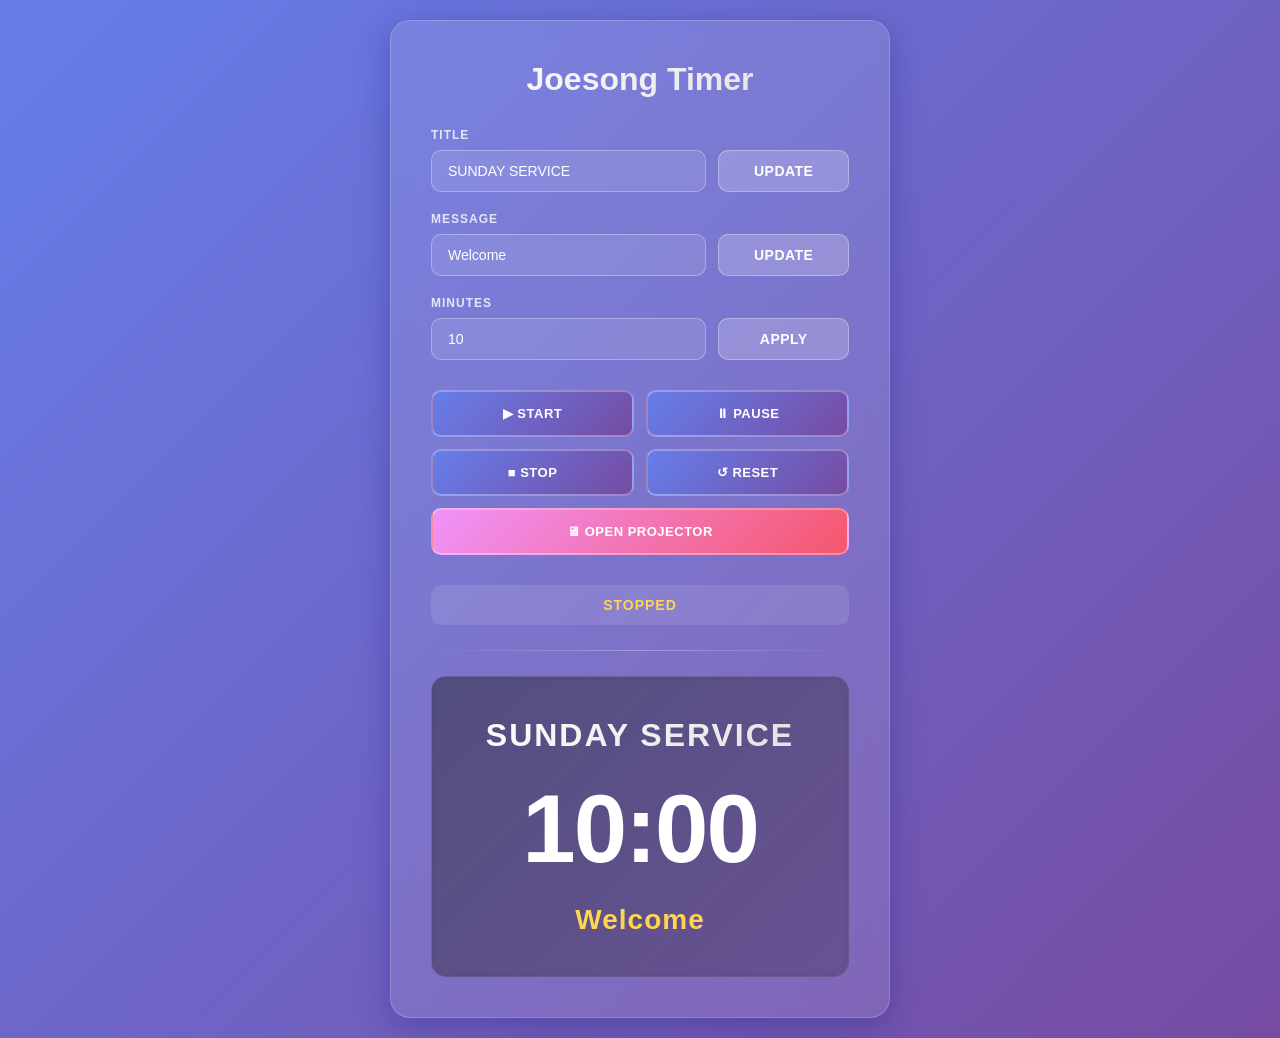
<file: index.html>
<!DOCTYPE html>
<html lang="en">
<head>
<meta charset="utf-8">
<meta name="viewport" content="width=device-width,initial-scale=1">
<title>Joesong Timer</title>

<link rel="stylesheet" href="style.css">
</head>

<body>

<div class="panel">
    <h1>Joesong Timer</h1>

    <label>Title</label>
    <div class="row">
        <input id="titleInput" value="SUNDAY SERVICE">
        <button id="titleBtn">Update</button>
    </div>

    <label>Message</label>
    <div class="row">
        <input id="messageInput" value="Welcome">
        <button id="messageBtn">Update</button>
    </div>

    <label>Minutes</label>
    <div class="row">
        <input id="minutesInput" type="number" value="10" min="1">
        <button id="timeBtn">Apply</button>
    </div>

    <div class="controls">
        <button id="startBtn">▶ Start</button>
        <button id="pauseBtn">⏸ Pause</button>
        <button id="stopBtn">■ Stop</button>
        <button id="resetBtn">↺ Reset</button>
        <button id="projBtn">🖥 Open Projector</button>
    </div>

    <div id="status">Stopped</div>

    <hr>

    <div class="preview">
        <div id="pTitle"></div>
        <div id="pTimer"></div>
        <div id="pMsg"></div>
    </div>
</div>

<!-- 🔥 MAIN SCRIPT (UPDATED VERSION MUST BE USED) -->
<script src="script.js"></script>

</body>
</html>
</file>
<file: style.css>
* {
    margin: 0;
    padding: 0;
    box-sizing: border-box;
}

body {
    background: linear-gradient(135deg, #667eea 0%, #764ba2 100%);
    color: #fff;
    font-family: 'Segoe UI', Tahoma, Geneva, Verdana, sans-serif;
    min-height: 100vh;
    display: flex;
    justify-content: center;
    align-items: center;
    padding: 20px;
}

.panel {
    background: rgba(255, 255, 255, 0.1);
    backdrop-filter: blur(10px);
    border-radius: 20px;
    padding: 40px;
    max-width: 500px;
    width: 100%;
    box-shadow: 0 8px 32px rgba(31, 38, 135, 0.37);
    border: 1px solid rgba(255, 255, 255, 0.18);
}

.panel h1 {
    text-align: center;
    font-size: 32px;
    margin-bottom: 30px;
    background: linear-gradient(135deg, #fff 0%, #e0e0e0 100%);
    -webkit-background-clip: text;
    -webkit-text-fill-color: transparent;
    background-clip: text;
}

label {
    display: block;
    font-size: 12px;
    font-weight: 600;
    text-transform: uppercase;
    letter-spacing: 1px;
    margin-bottom: 8px;
    opacity: 0.8;
    color: #fff;
}

.row {
    display: flex;
    gap: 12px;
    margin-bottom: 20px;
}

input {
    flex: 1;
    padding: 12px 16px;
    border-radius: 10px;
    border: 1px solid rgba(255, 255, 255, 0.3);
    background: rgba(255, 255, 255, 0.1);
    color: #fff;
    font-size: 14px;
    transition: all 0.3s ease;
}

input:focus {
    outline: none;
    background: rgba(255, 255, 255, 0.2);
    border-color: rgba(255, 255, 255, 0.6);
}

input::placeholder {
    color: rgba(255, 255, 255, 0.5);
}

button {
    padding: 12px 20px;
    border: none;
    border-radius: 10px;
    font-weight: 600;
    cursor: pointer;
    font-size: 14px;
    transition: all 0.3s ease;
    text-transform: uppercase;
    letter-spacing: 0.5px;
}

.row button {
    flex: 0.4;
    padding: 12px 16px;
    background: rgba(255, 255, 255, 0.2);
    color: #fff;
    border: 1px solid rgba(255, 255, 255, 0.3);
}

.row button:hover {
    background: rgba(255, 255, 255, 0.3);
    transform: translateY(-2px);
}

.controls {
    display: grid;
    grid-template-columns: 1fr 1fr;
    gap: 12px;
    margin: 30px 0;
}

.controls button {
    width: 100%;
    padding: 14px;
    background: linear-gradient(135deg, #667eea 0%, #764ba2 100%);
    color: #fff;
    border: 2px solid rgba(255, 255, 255, 0.3);
    font-size: 13px;
}

.controls button:hover {
    background: linear-gradient(135deg, #764ba2 0%, #667eea 100%);
    transform: translateY(-3px);
    box-shadow: 0 5px 20px rgba(0, 0, 0, 0.2);
}

.controls button:active {
    transform: translateY(-1px);
}

#projBtn {
    grid-column: 1 / -1;
    background: linear-gradient(135deg, #f093fb 0%, #f5576c 100%);
}

#projBtn:hover {
    background: linear-gradient(135deg, #f5576c 0%, #f093fb 100%);
}

#status {
    text-align: center;
    font-size: 14px;
    font-weight: 600;
    padding: 12px;
    background: rgba(255, 255, 255, 0.1);
    border-radius: 10px;
    margin-bottom: 20px;
    text-transform: uppercase;
    letter-spacing: 1px;
    color: #ffd54f;
}

hr {
    border: none;
    height: 1px;
    background: linear-gradient(90deg, transparent, rgba(255, 255, 255, 0.3), transparent);
    margin: 25px 0;
}

.preview {
    background: linear-gradient(135deg, rgba(0, 0, 0, 0.4) 0%, rgba(50, 30, 80, 0.4) 100%);
    padding: 40px 30px;
    border-radius: 15px;
    margin-top: 20px;
    text-align: center;
    border: 1px solid rgba(255, 255, 255, 0.1);
    backdrop-filter: blur(5px);
}

#pTitle {
    font-size: 32px;
    font-weight: 700;
    margin-bottom: 20px;
    text-transform: uppercase;
    letter-spacing: 2px;
    background: linear-gradient(135deg, #fff 0%, #e0e0e0 100%);
    -webkit-background-clip: text;
    -webkit-text-fill-color: transparent;
    background-clip: text;
}

#pTimer {
    font-size: 96px;
    font-weight: 900;
    margin: 20px 0;
    letter-spacing: -2px;
    color: #fff;
    font-variant-numeric: tabular-nums;
}

#pMsg {
    font-size: 28px;
    color: #ffd54f;
    font-weight: 600;
    margin-top: 20px;
    letter-spacing: 1px;
}
</file>
